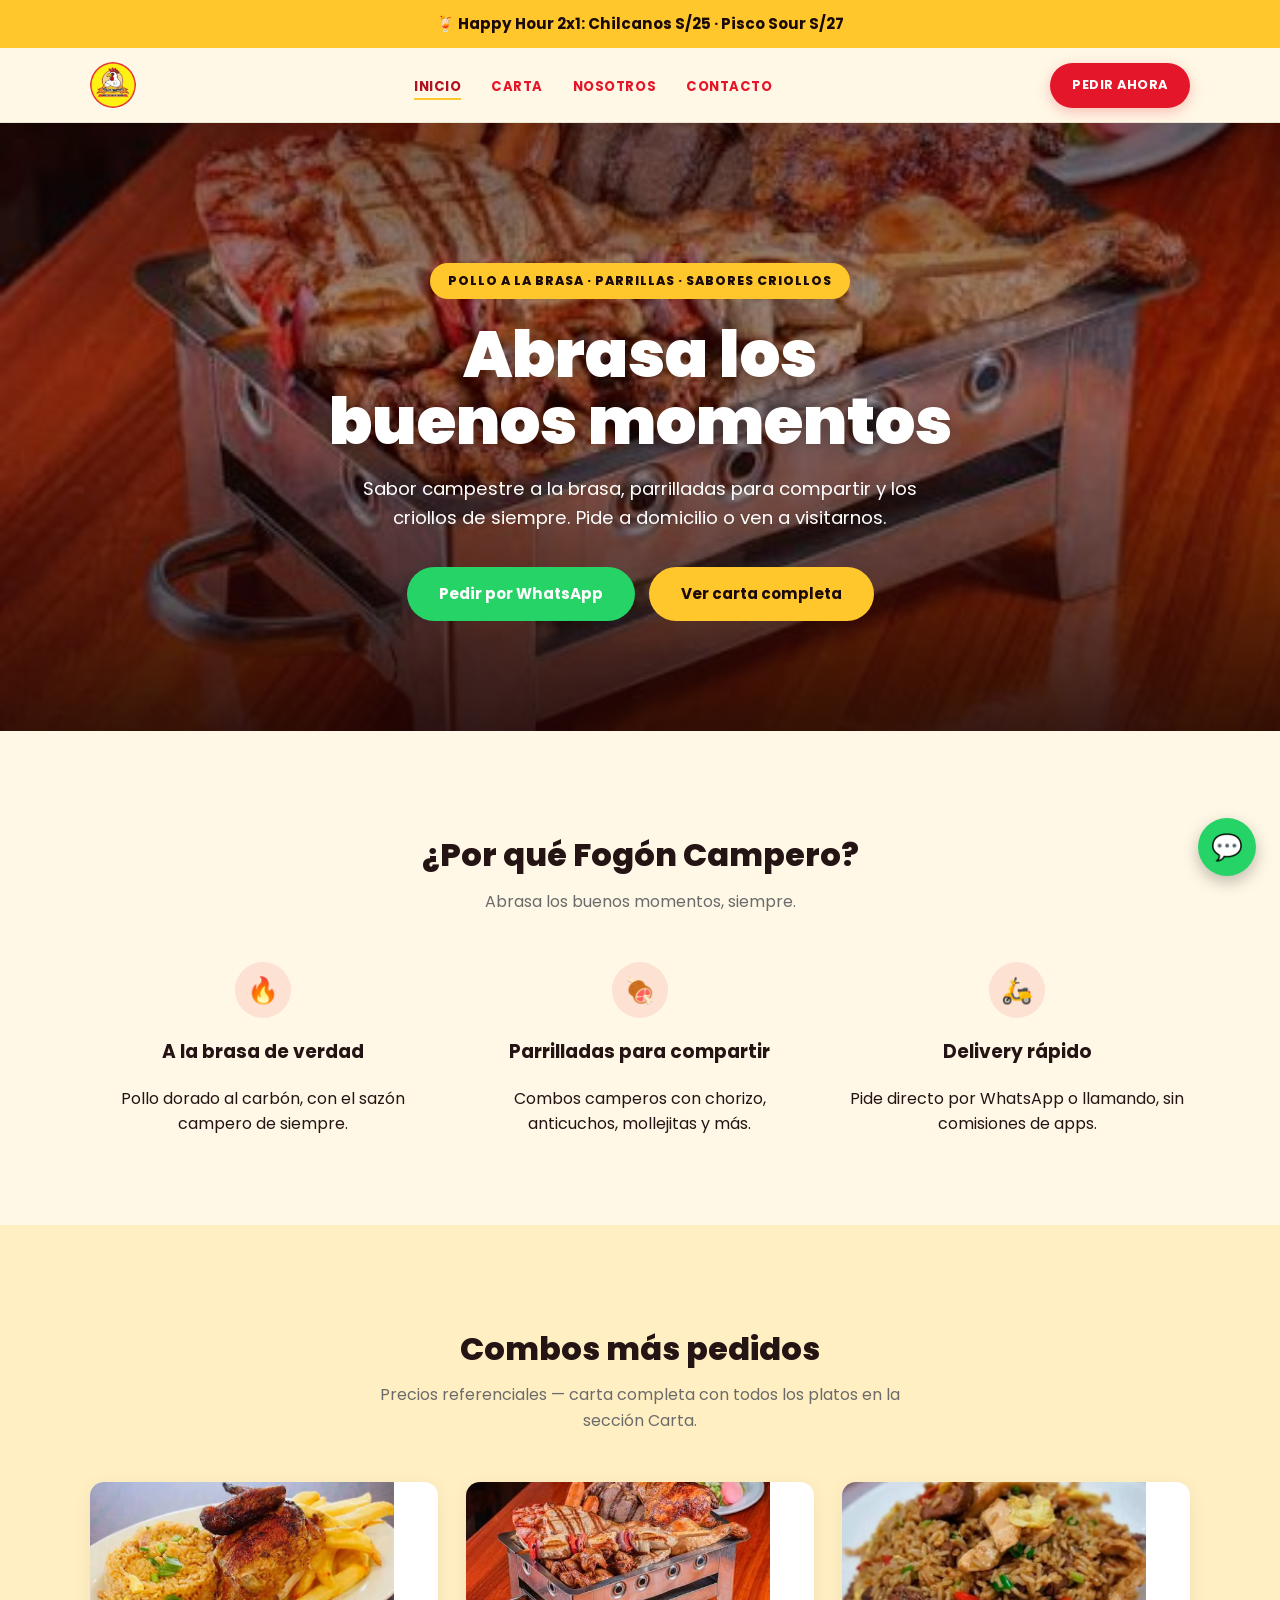
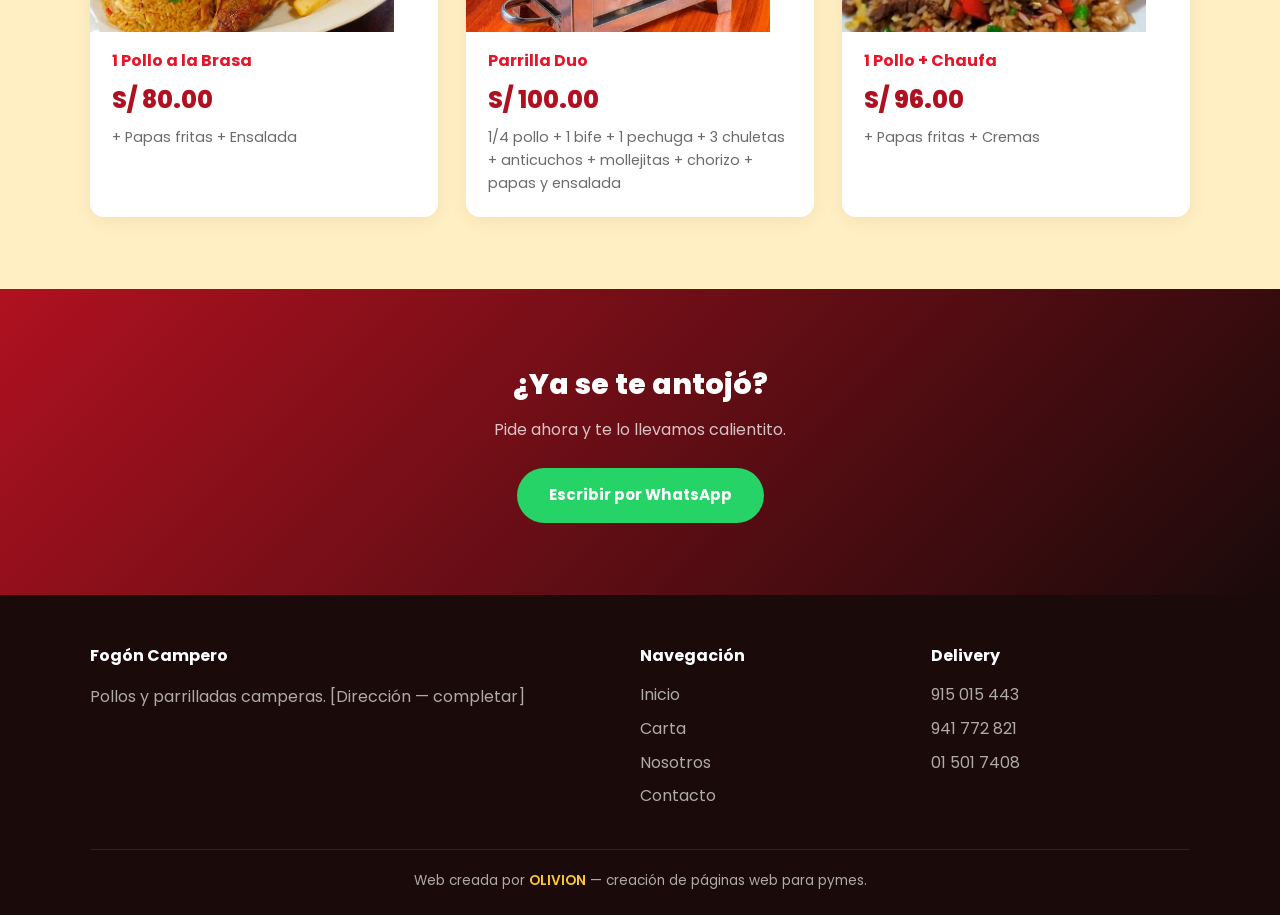
<file: index.html>
<!DOCTYPE html>
<html lang="es">
<head>
<meta charset="UTF-8">
<meta name="viewport" content="width=device-width, initial-scale=1.0">
<title>Fogón Campero | Pollos y Parrilladas</title>
<meta name="description" content="Fogón Campero: pollos a la brasa, parrillas camperas y sabores criollos. Pide por delivery o ven a compartir con la familia.">
<meta property="og:title" content="Fogón Campero | Pollos y Parrilladas">
<meta property="og:description" content="Pollos a la brasa y parrillas camperas. Pide ahora por WhatsApp.">
<meta property="og:type" content="website">
<link rel="icon" href="data:image/svg+xml,<svg xmlns=%22http://www.w3.org/2000/svg%22 viewBox=%220 0 100 100%22><text y=%22.9em%22 font-size=%2290%22>🍗</text></svg>">
<link rel="stylesheet" href="css/style.css">
</head>
<body>

<div class="promo-banner">🍹 Happy Hour 2x1: Chilcanos S/25 · Pisco Sour S/27</div>

<header class="site-header">
  <nav class="nav">
    <a href="index.html" class="logo"><img src="img/logo-fogon.webp" alt="Fogón Campero"></a>
    <ul class="nav-links">
      <li><a href="index.html" aria-current="page">Inicio</a></li>
      <li><a href="carta.html">Carta</a></li>
      <li><a href="nosotros.html">Nosotros</a></li>
      <li><a href="contacto.html">Contacto</a></li></ul>
    <a href="https://wa.me/51915015443" class="nav-cta" target="_blank" rel="noopener">Pedir Ahora</a>
    <button class="nav-toggle" aria-label="Abrir menú">☰</button>
  </nav>
</header>

<section class="hero">
  <div class="container">
    <span class="eyebrow">Pollo a la brasa · Parrillas · Sabores criollos</span>
    <h1>Abrasa los<br>buenos momentos</h1>
    <p>Sabor campestre a la brasa, parrilladas para compartir y los criollos de siempre. Pide a domicilio o ven a visitarnos.</p>
    <div class="hero-actions">
      <a href="https://wa.me/51915015443?text=Hola%2C%20quiero%20hacer%20un%20pedido" class="btn btn-whatsapp" target="_blank" rel="noopener">Pedir por WhatsApp</a>
      <a href="carta.html" class="btn btn-accent">Ver carta completa</a>
    </div>
  </div>
</section>

<section>
  <div class="container">
    <h2 class="section-title reveal">¿Por qué Fogón Campero?</h2>
    <p class="section-subtitle reveal">Abrasa los buenos momentos, siempre.</p>
    <div class="features">
      <div class="reveal">
        <div class="feature-icon">🔥</div>
        <h3>A la brasa de verdad</h3>
        <p>Pollo dorado al carbón, con el sazón campero de siempre.</p>
      </div>
      <div class="reveal">
        <div class="feature-icon">🍖</div>
        <h3>Parrilladas para compartir</h3>
        <p>Combos camperos con chorizo, anticuchos, mollejitas y más.</p>
      </div>
      <div class="reveal">
        <div class="feature-icon">🛵</div>
        <h3>Delivery rápido</h3>
        <p>Pide directo por WhatsApp o llamando, sin comisiones de apps.</p>
      </div>
    </div>
  </div>
</section>

<section class="alt-bg">
  <div class="container">
    <h2 class="section-title reveal">Combos más pedidos</h2>
    <p class="section-subtitle reveal">Precios referenciales — carta completa con todos los platos en la sección Carta.</p>
    <div class="grid-3">
      <div class="combo-card reveal">
        <img src="img/mostrito_brasa.jpg" alt="Pollo a la brasa con arroz chaufa y papas" loading="lazy">
        <h4>1 Pollo a la Brasa</h4>
        <div class="price">S/ 80.00</div>
        <p>+ Papas fritas + Ensalada</p>
      </div>
      <div class="combo-card reveal">
        <img src="img/parrilla.jpg" alt="Parrilla campera con pollo, carnes y anticuchos" loading="lazy">
        <h4>Parrilla Duo</h4>
        <div class="price">S/ 100.00</div>
        <p>1/4 pollo + 1 bife + 1 pechuga + 3 chuletas + anticuchos + mollejitas + chorizo + papas y ensalada</p>
      </div>
      <div class="combo-card reveal">
        <img src="img/chaufa.webp" alt="Chaufa con pollo a la brasa" loading="lazy">
        <h4>1 Pollo + Chaufa</h4>
        <div class="price">S/ 96.00</div>
        <p>+ Papas fritas + Cremas</p>
      </div>
    </div>
  </div>
</section>

<section class="cta-band">
  <div class="container reveal">
    <h2>¿Ya se te antojó?</h2>
    <p>Pide ahora y te lo llevamos calientito.</p>
    <a href="https://wa.me/51915015443" class="btn btn-whatsapp" target="_blank" rel="noopener">Escribir por WhatsApp</a>
  </div>
</section>

<footer class="site-footer">
  <div class="container">
    <div class="footer-grid">
      <div>
        <h4>Fogón Campero</h4>
        <p>Pollos y parrilladas camperas. [Dirección — completar]</p>
      </div>
      <div>
        <h4>Navegación</h4>
        <ul>
          <li><a href="index.html">Inicio</a></li>
          <li><a href="carta.html">Carta</a></li>
          <li><a href="nosotros.html">Nosotros</a></li>
          <li><a href="contacto.html">Contacto</a></li>
        </ul>
      </div>
      <div>
        <h4>Delivery</h4>
        <ul>
          <li><a href="https://wa.me/51915015443" target="_blank" rel="noopener">915 015 443</a></li>
          <li><a href="tel:+51915015443">941 772 821</a></li>
          <li><a href="tel:015017408">01 501 7408</a></li>
        </ul>
      </div>
    </div>
    <div class="footer-bottom">
      Web creada por <a href="https://wa.me/51999999999" target="_blank" rel="noopener">OLIVION</a> — creación de páginas web para pymes.
    </div>
  </div>
</footer>

<a href="https://wa.me/51915015443" class="wa-float" target="_blank" rel="noopener" aria-label="Escribir por WhatsApp">💬</a>

<script src="js/script.js"></script>
</body>
</html>
</file>
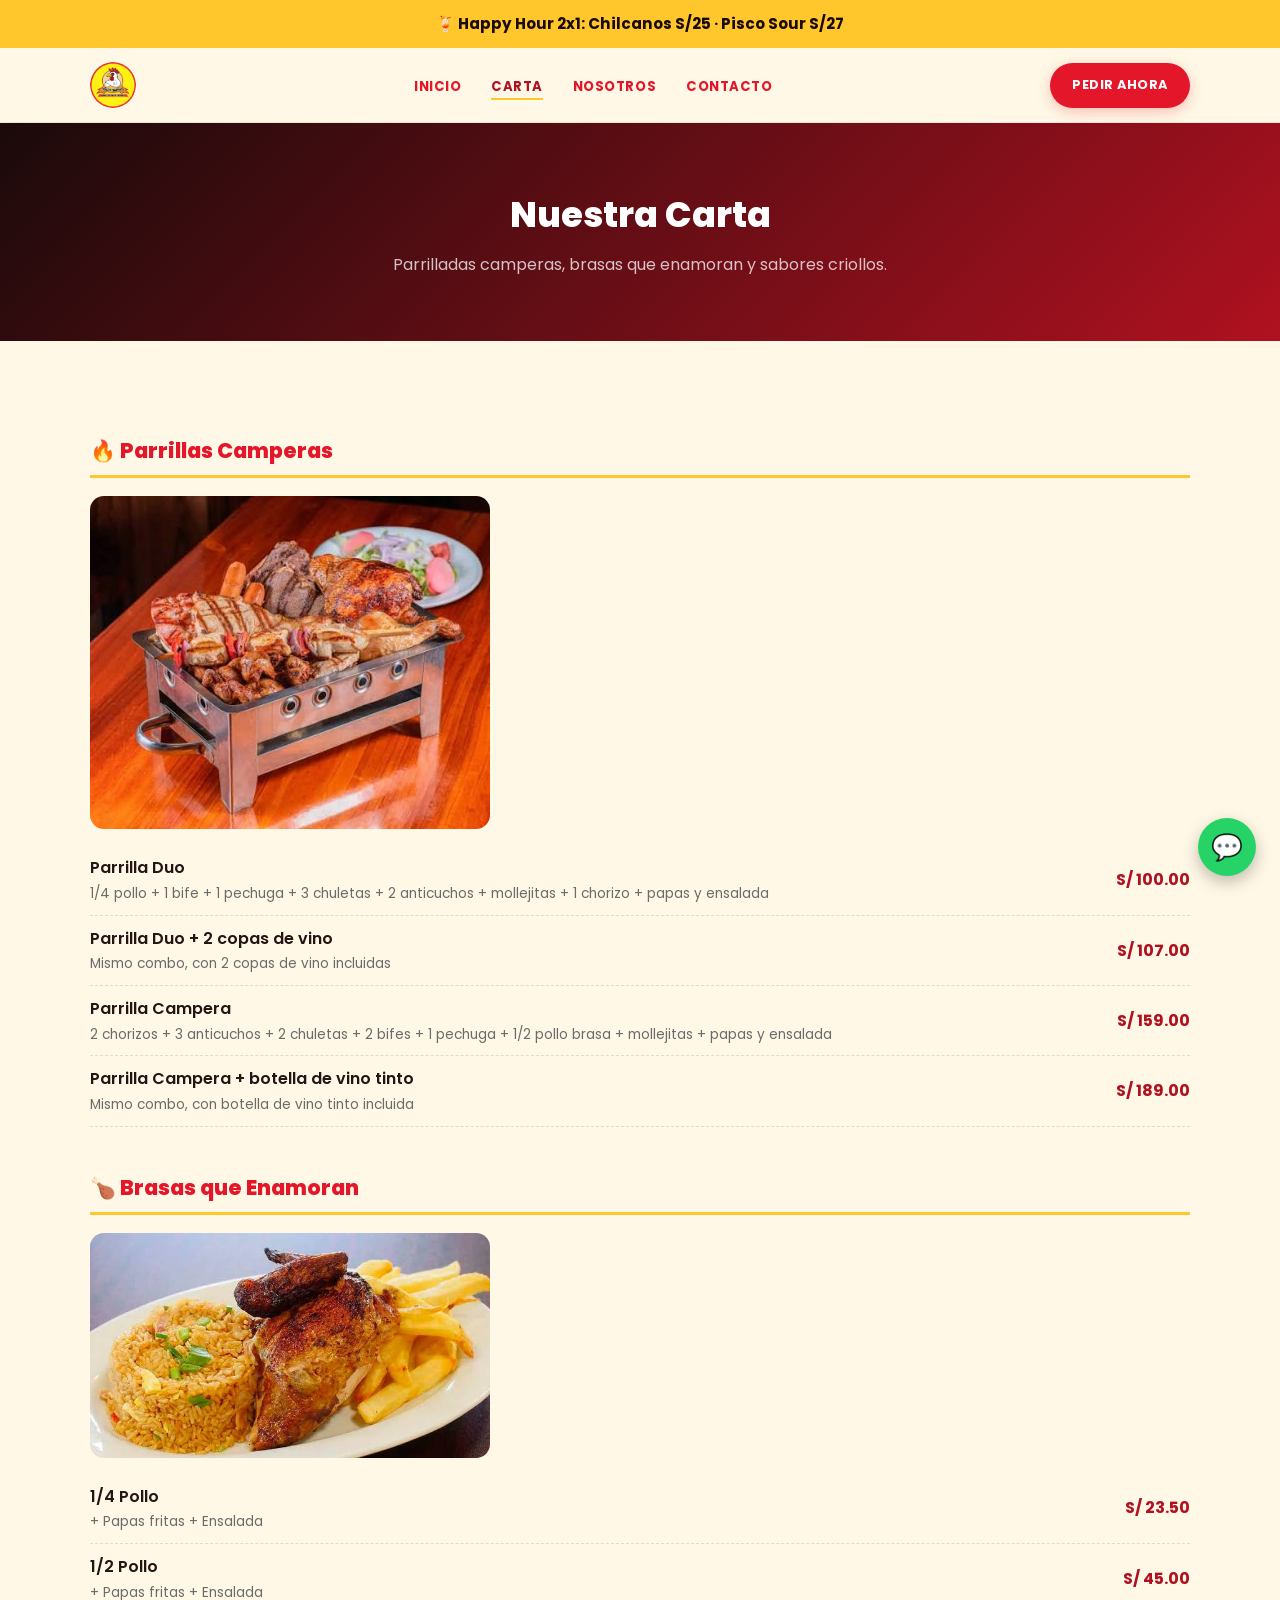
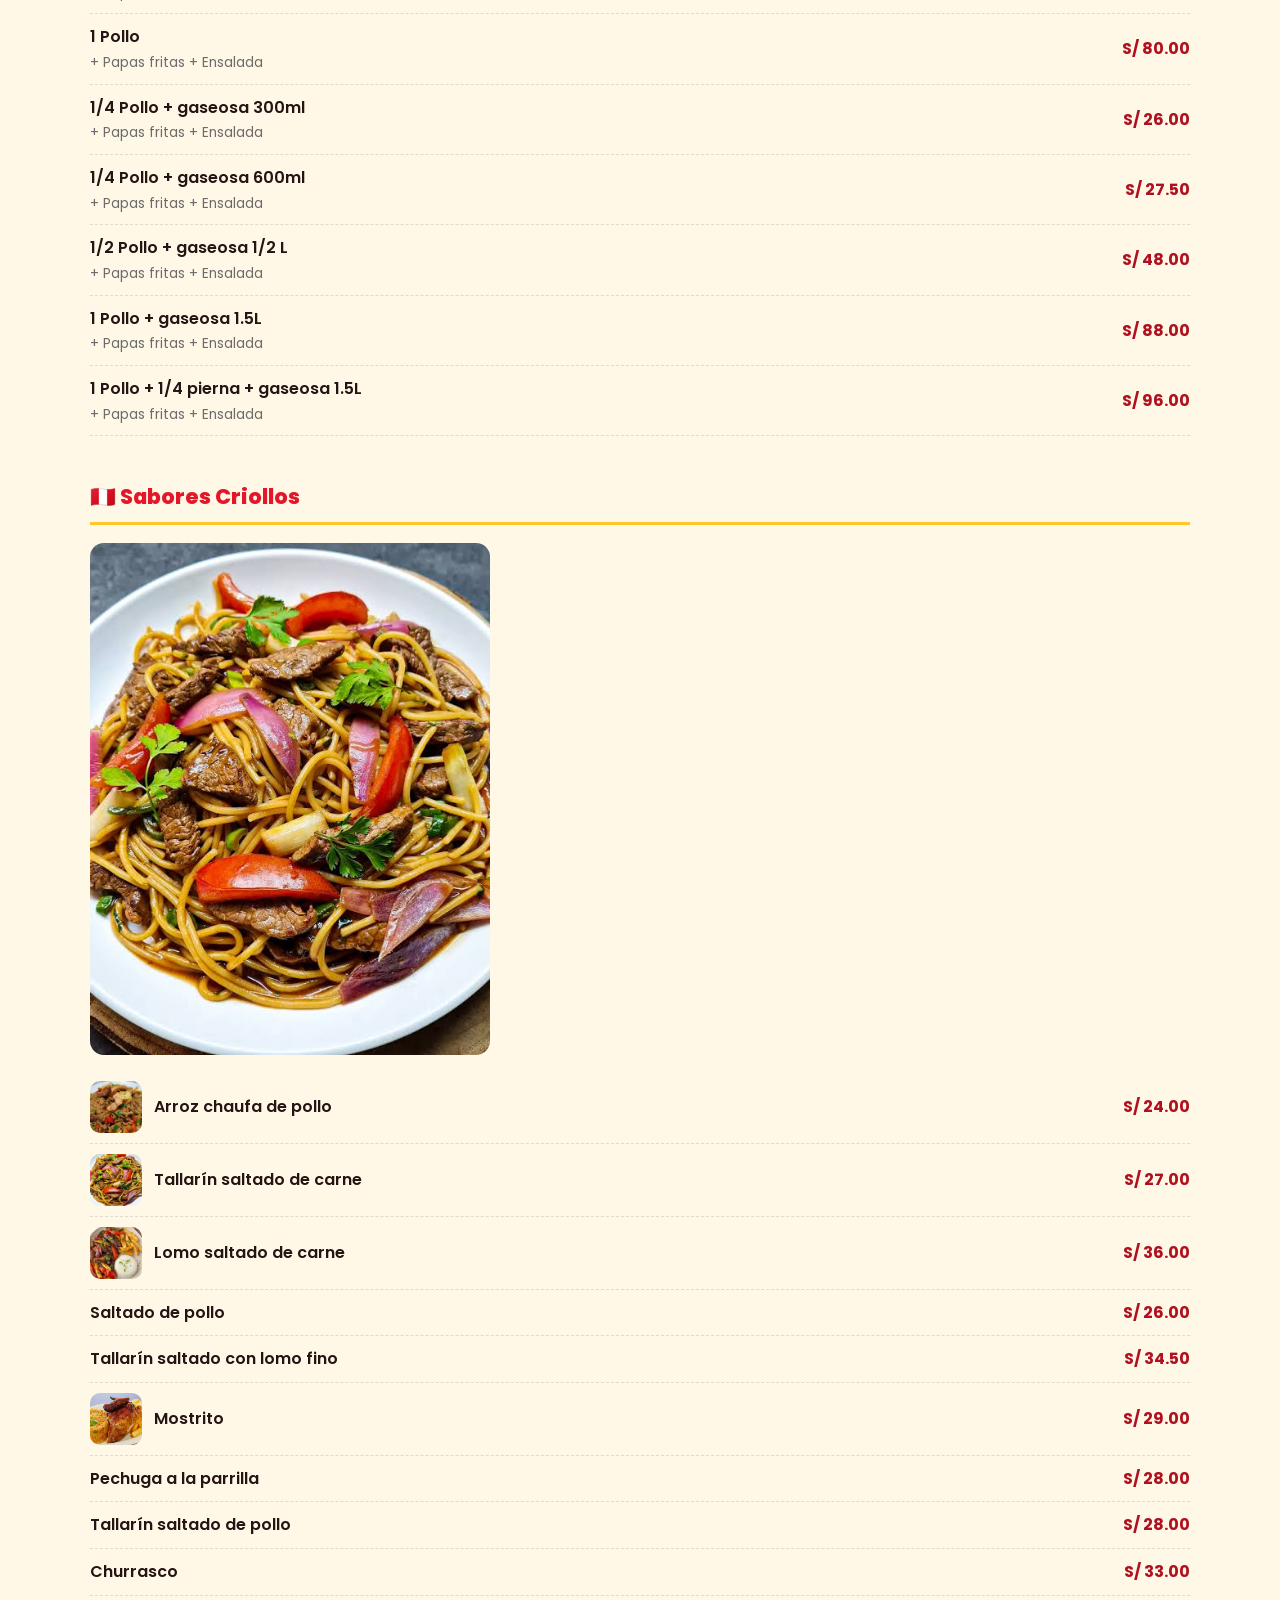
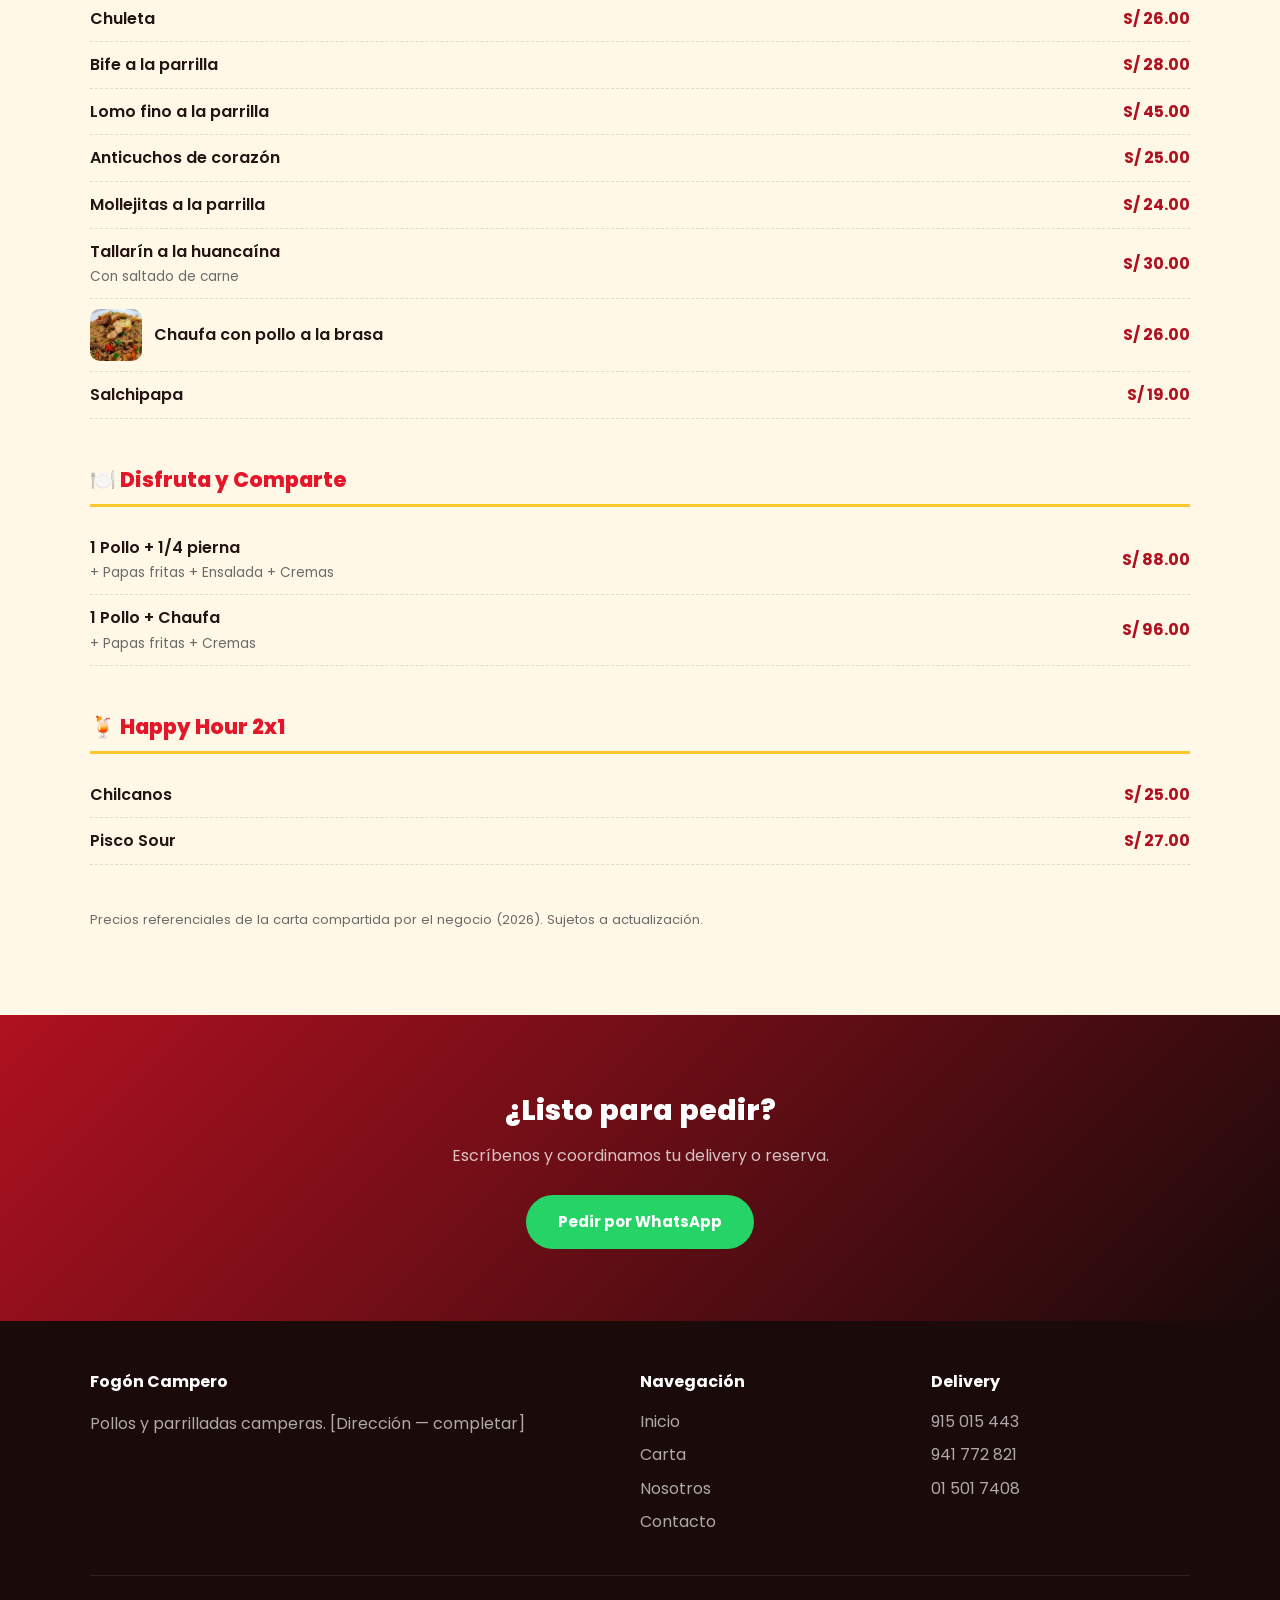
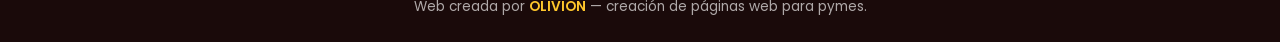
<file: carta.html>
<!DOCTYPE html>
<html lang="es">
<head>
<meta charset="UTF-8">
<meta name="viewport" content="width=device-width, initial-scale=1.0">
<title>Carta | Fogón Campero</title>
<meta name="description" content="Carta completa de Fogón Campero: parrilladas camperas, pollos a la brasa, sabores criollos y combos para compartir.">
<link rel="icon" href="data:image/svg+xml,<svg xmlns=%22http://www.w3.org/2000/svg%22 viewBox=%220 0 100 100%22><text y=%22.9em%22 font-size=%2290%22>🍗</text></svg>">
<link rel="stylesheet" href="css/style.css">
</head>
<body>

<div class="promo-banner">🍹 Happy Hour 2x1: Chilcanos S/25 · Pisco Sour S/27</div>

<header class="site-header">
  <nav class="nav">
    <a href="index.html" class="logo"><img src="img/logo-fogon.webp" alt="Fogón Campero"></a>
    <ul class="nav-links">
      <li><a href="index.html">Inicio</a></li>
      <li><a href="carta.html" aria-current="page">Carta</a></li>
      <li><a href="nosotros.html">Nosotros</a></li>
      <li><a href="contacto.html">Contacto</a></li></ul>
    <a href="https://wa.me/51915015443" class="nav-cta" target="_blank" rel="noopener">Pedir Ahora</a>
    <button class="nav-toggle" aria-label="Abrir menú">☰</button>
  </nav>
</header>

<section class="page-hero">
  <div class="container">
    <h1>Nuestra Carta</h1>
    <p>Parrilladas camperas, brasas que enamoran y sabores criollos.</p>
  </div>
</section>

<section>
  <div class="container">

    <div class="menu-category reveal">
      <h3>🔥 Parrillas Camperas</h3>
      <img src="img/parrilla.jpg" alt="Parrilla campera con pollo, carnes y anticuchos" loading="lazy" style="width:100%;max-width:400px;border-radius:var(--radius);margin-bottom:16px;">
      <div class="menu-item">
        <div><span class="name">Parrilla Duo</span><span class="desc">1/4 pollo + 1 bife + 1 pechuga + 3 chuletas + 2 anticuchos + mollejitas + 1 chorizo + papas y ensalada</span></div>
        <div class="price">S/ 100.00</div>
      </div>
      <div class="menu-item">
        <div><span class="name">Parrilla Duo + 2 copas de vino</span><span class="desc">Mismo combo, con 2 copas de vino incluidas</span></div>
        <div class="price">S/ 107.00</div>
      </div>
      <div class="menu-item">
        <div><span class="name">Parrilla Campera</span><span class="desc">2 chorizos + 3 anticuchos + 2 chuletas + 2 bifes + 1 pechuga + 1/2 pollo brasa + mollejitas + papas y ensalada</span></div>
        <div class="price">S/ 159.00</div>
      </div>
      <div class="menu-item">
        <div><span class="name">Parrilla Campera + botella de vino tinto</span><span class="desc">Mismo combo, con botella de vino tinto incluida</span></div>
        <div class="price">S/ 189.00</div>
      </div>
    </div>

    <div class="menu-category reveal">
      <h3>🍗 Brasas que Enamoran</h3>
      <img src="img/mostrito_brasa.jpg" alt="Pollo a la brasa con arroz chaufa y papas" loading="lazy" style="width:100%;max-width:400px;border-radius:var(--radius);margin-bottom:16px;">
      <div class="menu-item"><div><span class="name">1/4 Pollo</span><span class="desc">+ Papas fritas + Ensalada</span></div><div class="price">S/ 23.50</div></div>
      <div class="menu-item"><div><span class="name">1/2 Pollo</span><span class="desc">+ Papas fritas + Ensalada</span></div><div class="price">S/ 45.00</div></div>
      <div class="menu-item"><div><span class="name">1 Pollo</span><span class="desc">+ Papas fritas + Ensalada</span></div><div class="price">S/ 80.00</div></div>
      <div class="menu-item"><div><span class="name">1/4 Pollo + gaseosa 300ml</span><span class="desc">+ Papas fritas + Ensalada</span></div><div class="price">S/ 26.00</div></div>
      <div class="menu-item"><div><span class="name">1/4 Pollo + gaseosa 600ml</span><span class="desc">+ Papas fritas + Ensalada</span></div><div class="price">S/ 27.50</div></div>
      <div class="menu-item"><div><span class="name">1/2 Pollo + gaseosa 1/2 L</span><span class="desc">+ Papas fritas + Ensalada</span></div><div class="price">S/ 48.00</div></div>
      <div class="menu-item"><div><span class="name">1 Pollo + gaseosa 1.5L</span><span class="desc">+ Papas fritas + Ensalada</span></div><div class="price">S/ 88.00</div></div>
      <div class="menu-item"><div><span class="name">1 Pollo + 1/4 pierna + gaseosa 1.5L</span><span class="desc">+ Papas fritas + Ensalada</span></div><div class="price">S/ 96.00</div></div>
    </div>

    <div class="menu-category reveal">
      <h3>🇵🇪 Sabores Criollos</h3>
      <img src="img/tallarinsaltado.jpg" alt="Tallarín saltado de carne" loading="lazy" style="width:100%;max-width:400px;border-radius:var(--radius);margin-bottom:16px;">
      <div class="menu-item"><div class="row"><img class="thumb" src="img/chaufa.webp" alt="Arroz chaufa de pollo"><span class="name">Arroz chaufa de pollo</span></div><div class="price">S/ 24.00</div></div>
      <div class="menu-item"><div class="row"><img class="thumb" src="img/tallarinsaltado.jpg" alt="Tallarín saltado de carne"><span class="name">Tallarín saltado de carne</span></div><div class="price">S/ 27.00</div></div>
      <div class="menu-item"><div class="row"><img class="thumb" src="img/lomosaltado.jpg" alt="Lomo saltado de carne"><span class="name">Lomo saltado de carne</span></div><div class="price">S/ 36.00</div></div>
      <div class="menu-item"><div><span class="name">Saltado de pollo</span></div><div class="price">S/ 26.00</div></div>
      <div class="menu-item"><div><span class="name">Tallarín saltado con lomo fino</span></div><div class="price">S/ 34.50</div></div>
      <div class="menu-item"><div class="row"><img class="thumb" src="img/mostrito_brasa.jpg" alt="Mostrito"><span class="name">Mostrito</span></div><div class="price">S/ 29.00</div></div>
      <div class="menu-item"><div><span class="name">Pechuga a la parrilla</span></div><div class="price">S/ 28.00</div></div>
      <div class="menu-item"><div><span class="name">Tallarín saltado de pollo</span></div><div class="price">S/ 28.00</div></div>
      <div class="menu-item"><div><span class="name">Churrasco</span></div><div class="price">S/ 33.00</div></div>
      <div class="menu-item"><div><span class="name">Chuleta</span></div><div class="price">S/ 26.00</div></div>
      <div class="menu-item"><div><span class="name">Bife a la parrilla</span></div><div class="price">S/ 28.00</div></div>
      <div class="menu-item"><div><span class="name">Lomo fino a la parrilla</span></div><div class="price">S/ 45.00</div></div>
      <div class="menu-item"><div><span class="name">Anticuchos de corazón</span></div><div class="price">S/ 25.00</div></div>
      <div class="menu-item"><div><span class="name">Mollejitas a la parrilla</span></div><div class="price">S/ 24.00</div></div>
      <div class="menu-item"><div><span class="name">Tallarín a la huancaína</span><span class="desc">Con saltado de carne</span></div><div class="price">S/ 30.00</div></div>
      <div class="menu-item"><div class="row"><img class="thumb" src="img/chaufa.webp" alt="Chaufa con pollo a la brasa"><span class="name">Chaufa con pollo a la brasa</span></div><div class="price">S/ 26.00</div></div>
      <div class="menu-item"><div><span class="name">Salchipapa</span></div><div class="price">S/ 19.00</div></div>
    </div>

    <div class="menu-category reveal">
      <h3>🍽️ Disfruta y Comparte</h3>
      <div class="menu-item"><div><span class="name">1 Pollo + 1/4 pierna</span><span class="desc">+ Papas fritas + Ensalada + Cremas</span></div><div class="price">S/ 88.00</div></div>
      <div class="menu-item"><div><span class="name">1 Pollo + Chaufa</span><span class="desc">+ Papas fritas + Cremas</span></div><div class="price">S/ 96.00</div></div>
    </div>

    <div class="menu-category">
      <h3>🍹 Happy Hour 2x1</h3>
      <div class="menu-item"><div><span class="name">Chilcanos</span></div><div class="price">S/ 25.00</div></div>
      <div class="menu-item"><div><span class="name">Pisco Sour</span></div><div class="price">S/ 27.00</div></div>
    </div>

    <p class="form-note">Precios referenciales de la carta compartida por el negocio (2026). Sujetos a actualización.</p>
  </div>
</section>

<section class="cta-band">
  <div class="container">
    <h2>¿Listo para pedir?</h2>
    <p>Escríbenos y coordinamos tu delivery o reserva.</p>
    <a href="https://wa.me/51915015443" class="btn btn-whatsapp" target="_blank" rel="noopener">Pedir por WhatsApp</a>
  </div>
</section>

<footer class="site-footer">
  <div class="container">
    <div class="footer-grid">
      <div>
        <h4>Fogón Campero</h4>
        <p>Pollos y parrilladas camperas. [Dirección — completar]</p>
      </div>
      <div>
        <h4>Navegación</h4>
        <ul>
          <li><a href="index.html">Inicio</a></li>
          <li><a href="carta.html">Carta</a></li>
          <li><a href="nosotros.html">Nosotros</a></li>
          <li><a href="contacto.html">Contacto</a></li>
        </ul>
      </div>
      <div>
        <h4>Delivery</h4>
        <ul>
          <li><a href="https://wa.me/51915015443" target="_blank" rel="noopener">915 015 443</a></li>
          <li><a href="tel:+51915015443">941 772 821</a></li>
          <li><a href="tel:015017408">01 501 7408</a></li>
        </ul>
      </div>
    </div>
    <div class="footer-bottom">
      Web creada por <a href="https://wa.me/51999999999" target="_blank" rel="noopener">OLIVION</a> — creación de páginas web para pymes.
    </div>
  </div>
</footer>

<a href="https://wa.me/51915015443" class="wa-float" target="_blank" rel="noopener" aria-label="Escribir por WhatsApp">💬</a>

<script src="js/script.js"></script>
</body>
</html>
</file>
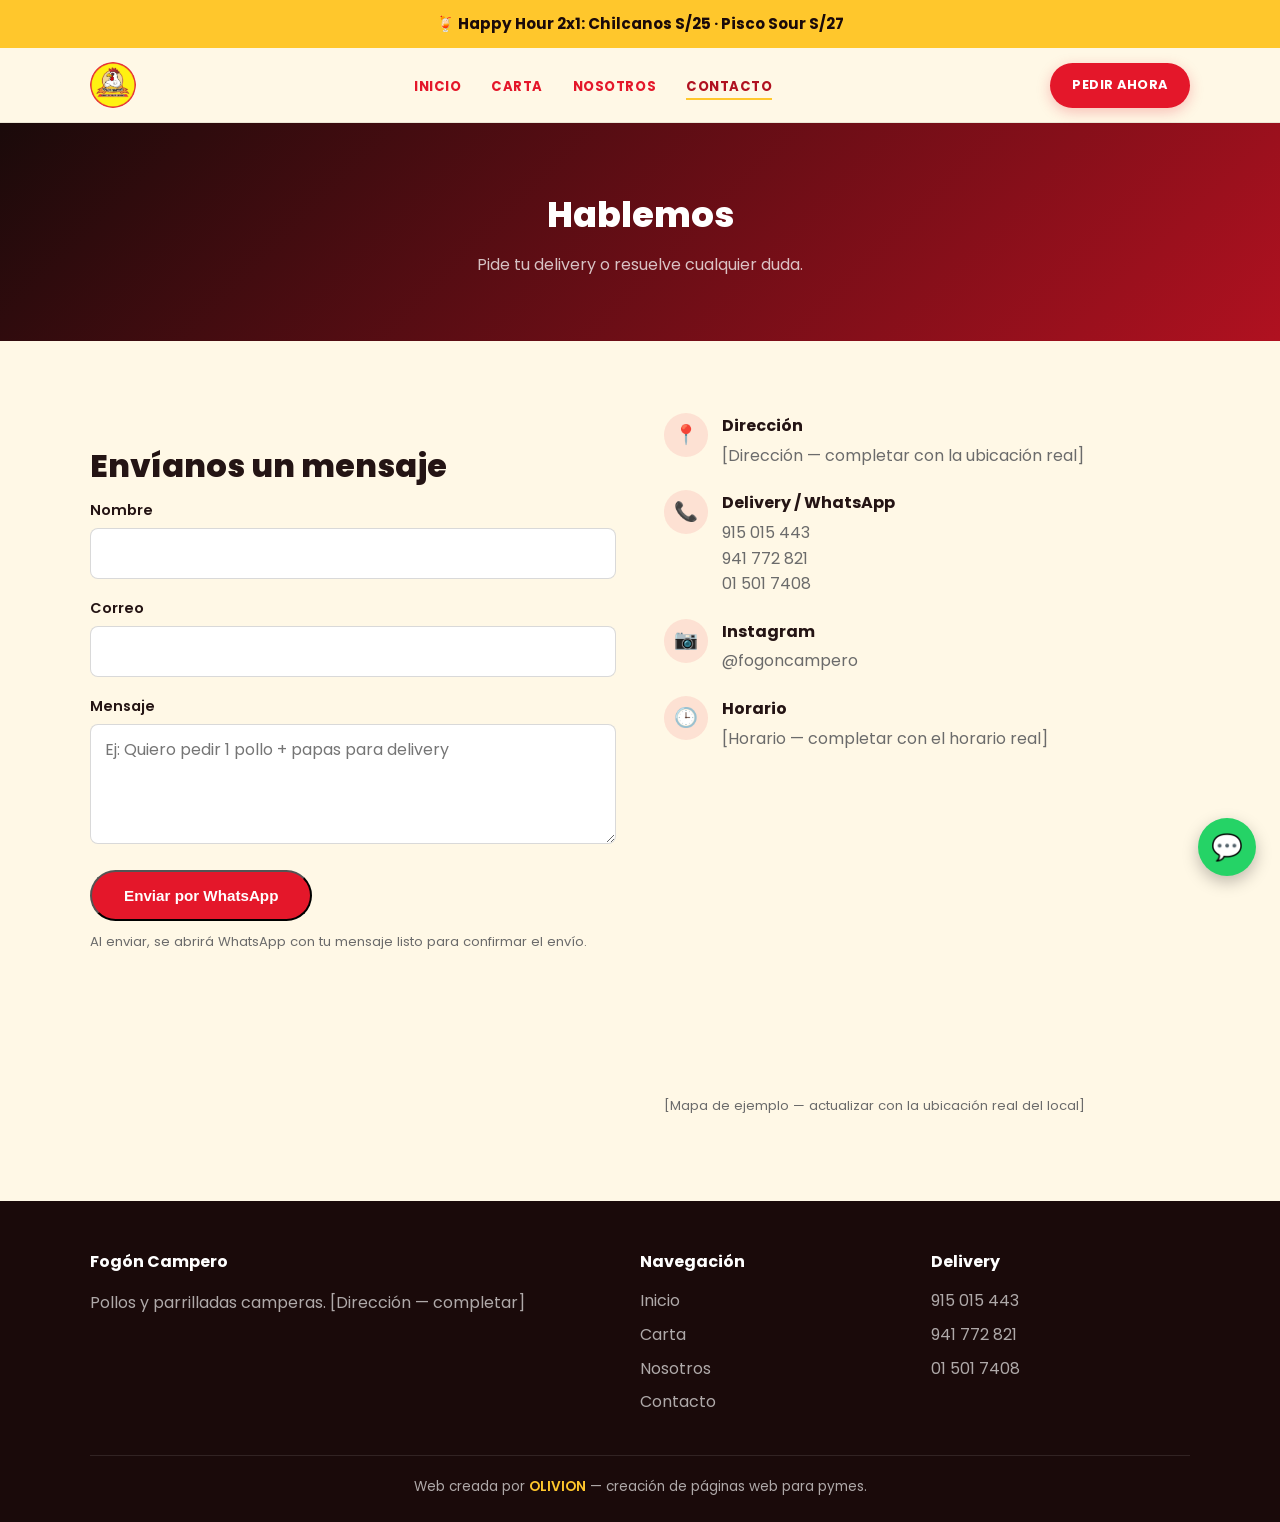
<file: contacto.html>
<!DOCTYPE html>
<html lang="es">
<head>
<meta charset="UTF-8">
<meta name="viewport" content="width=device-width, initial-scale=1.0">
<title>Contacto | Fogón Campero</title>
<meta name="description" content="Escríbenos, llámanos o pide tu delivery en Fogón Campero.">
<link rel="icon" href="data:image/svg+xml,<svg xmlns=%22http://www.w3.org/2000/svg%22 viewBox=%220 0 100 100%22><text y=%22.9em%22 font-size=%2290%22>🍗</text></svg>">
<link rel="stylesheet" href="css/style.css">
</head>
<body>

<div class="promo-banner">🍹 Happy Hour 2x1: Chilcanos S/25 · Pisco Sour S/27</div>

<header class="site-header">
  <nav class="nav">
    <a href="index.html" class="logo"><img src="img/logo-fogon.webp" alt="Fogón Campero"></a>
    <ul class="nav-links">
      <li><a href="index.html">Inicio</a></li>
      <li><a href="carta.html">Carta</a></li>
      <li><a href="nosotros.html">Nosotros</a></li>
      <li><a href="contacto.html" aria-current="page">Contacto</a></li></ul>
    <a href="https://wa.me/51915015443" class="nav-cta" target="_blank" rel="noopener">Pedir Ahora</a>
    <button class="nav-toggle" aria-label="Abrir menú">☰</button>
  </nav>
</header>

<section class="page-hero">
  <div class="container">
    <h1>Hablemos</h1>
    <p>Pide tu delivery o resuelve cualquier duda.</p>
  </div>
</section>

<section>
  <div class="container contact-grid">
    <div>
      <h2 class="section-title" style="text-align:left">Envíanos un mensaje</h2>
      <form id="contact-form">
        <div class="form-group">
          <label for="name">Nombre</label>
          <input type="text" id="name" name="name" required>
        </div>
        <div class="form-group">
          <label for="email">Correo</label>
          <input type="email" id="email" name="email" required>
        </div>
        <div class="form-group">
          <label for="message">Mensaje</label>
          <textarea id="message" name="message" required placeholder="Ej: Quiero pedir 1 pollo + papas para delivery"></textarea>
        </div>
        <button type="submit" class="btn btn-primary">Enviar por WhatsApp</button>
        <p class="form-note">Al enviar, se abrirá WhatsApp con tu mensaje listo para confirmar el envío.</p>
      </form>
    </div>
    <div>
      <div class="contact-info-item">
        <div class="icon">📍</div>
        <div>
          <h4>Dirección</h4>
          <p>[Dirección — completar con la ubicación real]</p>
        </div>
      </div>
      <div class="contact-info-item">
        <div class="icon">📞</div>
        <div>
          <h4>Delivery / WhatsApp</h4>
          <a href="https://wa.me/51915015443" target="_blank" rel="noopener">915 015 443</a><br>
          <a href="tel:+51941772821">941 772 821</a><br>
          <a href="tel:015017408">01 501 7408</a>
        </div>
      </div>
      <div class="contact-info-item">
        <div class="icon">📷</div>
        <div>
          <h4>Instagram</h4>
          <a href="https://www.instagram.com/fogoncampero/" target="_blank" rel="noopener">@fogoncampero</a>
        </div>
      </div>
      <div class="contact-info-item">
        <div class="icon">🕒</div>
        <div>
          <h4>Horario</h4>
          <p>[Horario — completar con el horario real]</p>
        </div>
      </div>
      <iframe class="map-embed" loading="lazy" referrerpolicy="no-referrer-when-downgrade"
        src="https://www.google.com/maps?q=Lima,Peru&output=embed" title="Ubicación de Fogón Campero"></iframe>
      <p class="form-note">[Mapa de ejemplo — actualizar con la ubicación real del local]</p>
    </div>
  </div>
</section>

<footer class="site-footer">
  <div class="container">
    <div class="footer-grid">
      <div>
        <h4>Fogón Campero</h4>
        <p>Pollos y parrilladas camperas. [Dirección — completar]</p>
      </div>
      <div>
        <h4>Navegación</h4>
        <ul>
          <li><a href="index.html">Inicio</a></li>
          <li><a href="carta.html">Carta</a></li>
          <li><a href="nosotros.html">Nosotros</a></li>
          <li><a href="contacto.html">Contacto</a></li>
        </ul>
      </div>
      <div>
        <h4>Delivery</h4>
        <ul>
          <li><a href="https://wa.me/51915015443" target="_blank" rel="noopener">915 015 443</a></li>
          <li><a href="tel:+51941772821">941 772 821</a></li>
          <li><a href="tel:015017408">01 501 7408</a></li>
        </ul>
      </div>
    </div>
    <div class="footer-bottom">
      Web creada por <a href="https://wa.me/51999999999" target="_blank" rel="noopener">OLIVION</a> — creación de páginas web para pymes.
    </div>
  </div>
</footer>

<a href="https://wa.me/51915015443" class="wa-float" target="_blank" rel="noopener" aria-label="Escribir por WhatsApp">💬</a>

<script src="js/script.js"></script>
</body>
</html>
</file>
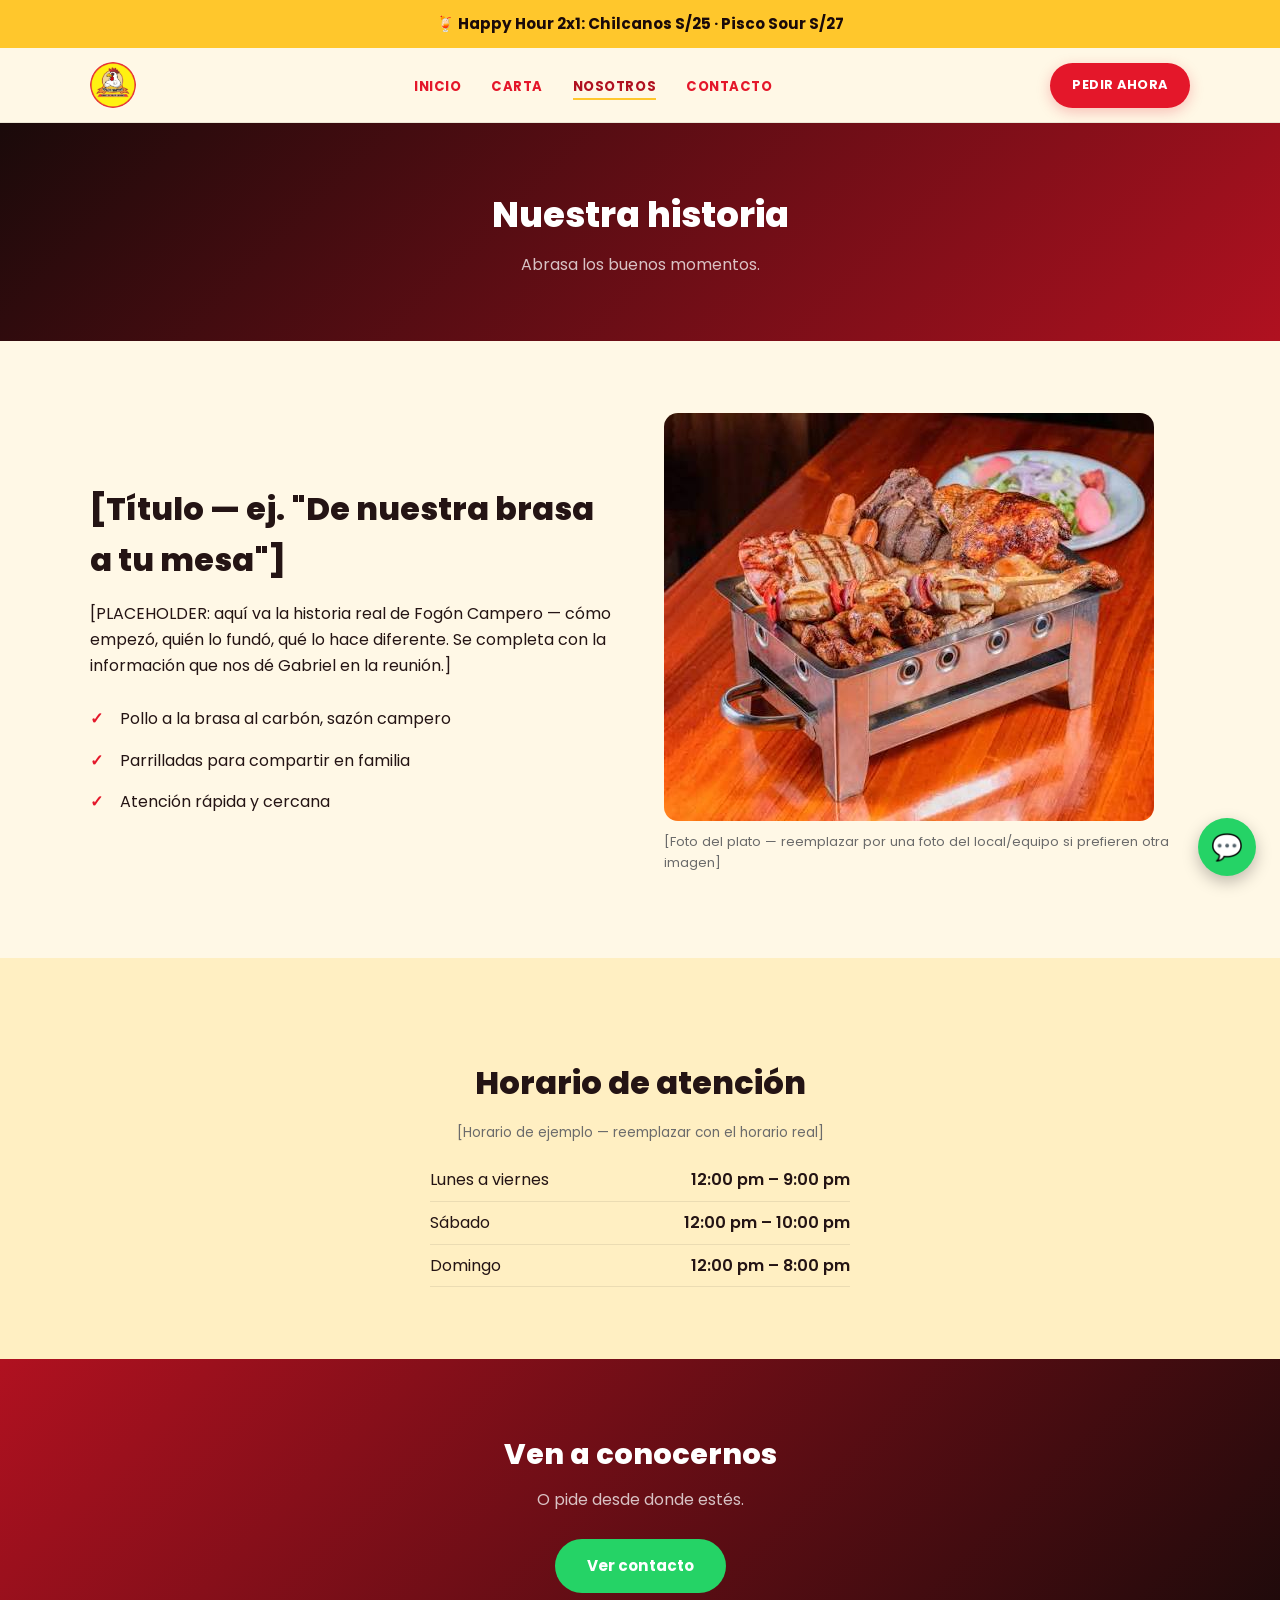
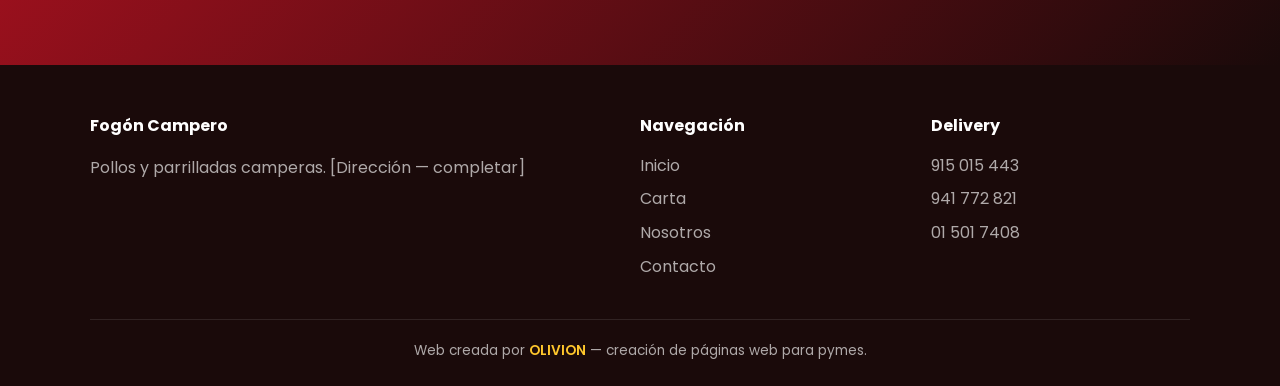
<file: nosotros.html>
<!DOCTYPE html>
<html lang="es">
<head>
<meta charset="UTF-8">
<meta name="viewport" content="width=device-width, initial-scale=1.0">
<title>Nosotros | Fogón Campero</title>
<meta name="description" content="Conoce Fogón Campero: pollos y parrilladas camperas hechas con sazón de siempre.">
<link rel="icon" href="data:image/svg+xml,<svg xmlns=%22http://www.w3.org/2000/svg%22 viewBox=%220 0 100 100%22><text y=%22.9em%22 font-size=%2290%22>🍗</text></svg>">
<link rel="stylesheet" href="css/style.css">
</head>
<body>

<div class="promo-banner">🍹 Happy Hour 2x1: Chilcanos S/25 · Pisco Sour S/27</div>

<header class="site-header">
  <nav class="nav">
    <a href="index.html" class="logo"><img src="img/logo-fogon.webp" alt="Fogón Campero"></a>
    <ul class="nav-links">
      <li><a href="index.html">Inicio</a></li>
      <li><a href="carta.html">Carta</a></li>
      <li><a href="nosotros.html" aria-current="page">Nosotros</a></li>
      <li><a href="contacto.html">Contacto</a></li></ul>
    <a href="https://wa.me/51915015443" class="nav-cta" target="_blank" rel="noopener">Pedir Ahora</a>
    <button class="nav-toggle" aria-label="Abrir menú">☰</button>
  </nav>
</header>

<section class="page-hero">
  <div class="container">
    <h1>Nuestra historia</h1>
    <p>Abrasa los buenos momentos.</p>
  </div>
</section>

<section>
  <div class="container two-col">
    <div>
      <h2 class="section-title" style="text-align:left">[Título — ej. "De nuestra brasa a tu mesa"]</h2>
      <p>[PLACEHOLDER: aquí va la historia real de Fogón Campero — cómo empezó, quién lo fundó, qué lo hace diferente. Se completa con la información que nos dé Gabriel en la reunión.]</p>
      <ul class="value-list">
        <li>Pollo a la brasa al carbón, sazón campero</li>
        <li>Parrilladas para compartir en familia</li>
        <li>Atención rápida y cercana</li>
      </ul>
    </div>
    <div>
      <img src="img/parrilla.jpg" alt="Parrilla campera de Fogón Campero" loading="lazy">
      <p class="form-note">[Foto del plato — reemplazar por una foto del local/equipo si prefieren otra imagen]</p>
    </div>
  </div>
</section>

<section class="alt-bg">
  <div class="container">
    <h2 class="section-title">Horario de atención</h2>
    <div style="max-width:420px;margin:0 auto;">
      <p style="text-align:center;color:var(--color-muted);font-size:.85rem;margin-bottom:10px;">[Horario de ejemplo — reemplazar con el horario real]</p>
      <table class="hours-table">
        <tr><td>Lunes a viernes</td><td>12:00 pm – 9:00 pm</td></tr>
        <tr><td>Sábado</td><td>12:00 pm – 10:00 pm</td></tr>
        <tr><td>Domingo</td><td>12:00 pm – 8:00 pm</td></tr>
      </table>
    </div>
  </div>
</section>

<section class="cta-band">
  <div class="container">
    <h2>Ven a conocernos</h2>
    <p>O pide desde donde estés.</p>
    <a href="contacto.html" class="btn btn-whatsapp">Ver contacto</a>
  </div>
</section>

<footer class="site-footer">
  <div class="container">
    <div class="footer-grid">
      <div>
        <h4>Fogón Campero</h4>
        <p>Pollos y parrilladas camperas. [Dirección — completar]</p>
      </div>
      <div>
        <h4>Navegación</h4>
        <ul>
          <li><a href="index.html">Inicio</a></li>
          <li><a href="carta.html">Carta</a></li>
          <li><a href="nosotros.html">Nosotros</a></li>
          <li><a href="contacto.html">Contacto</a></li>
        </ul>
      </div>
      <div>
        <h4>Delivery</h4>
        <ul>
          <li><a href="https://wa.me/51915015443" target="_blank" rel="noopener">915 015 443</a></li>
          <li><a href="tel:+51915015443">941 772 821</a></li>
          <li><a href="tel:015017408">01 501 7408</a></li>
        </ul>
      </div>
    </div>
    <div class="footer-bottom">
      Web creada por <a href="https://wa.me/51999999999" target="_blank" rel="noopener">OLIVION</a> — creación de páginas web para pymes.
    </div>
  </div>
</footer>

<a href="https://wa.me/51915015443" class="wa-float" target="_blank" rel="noopener" aria-label="Escribir por WhatsApp">💬</a>

<script src="js/script.js"></script>
</body>
</html>
</file>
<file: css/style.css>
@import url('https://fonts.googleapis.com/css2?family=Poppins:wght@400;500;600;700;800;900&display=swap');

:root {
  --color-primary: #E4172A;
  --color-primary-dark: #B01120;
  --color-accent: #FFC72C;
  --color-accent-dark: #E8AC00;
  --color-dark: #1A0A0A;
  --color-cream: #FFF8E6;
  --color-text: #241414;
  --color-muted: #6b6b6b;
  --radius: 14px;
  --max-width: 1140px;
  --font-heading: 'Poppins', sans-serif;
  --font-body: 'Poppins', sans-serif;
  --ease: cubic-bezier(.4,0,.2,1);
}

* { box-sizing: border-box; }

html { scroll-behavior: smooth; }

body {
  margin: 0;
  font-family: var(--font-body);
  font-weight: 400;
  color: var(--color-text);
  background: var(--color-cream);
  line-height: 1.6;
}

img { max-width: 100%; display: block; }

a { color: inherit; }

.container {
  max-width: var(--max-width);
  margin: 0 auto;
  padding: 0 20px;
}

/* Scroll reveal */
.reveal {
  opacity: 0;
  transform: translateY(24px);
  transition: opacity .7s var(--ease), transform .7s var(--ease);
}
.reveal.is-visible {
  opacity: 1;
  transform: translateY(0);
}

/* Header */
.site-header {
  position: sticky;
  top: 0;
  z-index: 100;
  background: var(--color-cream);
  border-bottom: 1px solid rgba(0,0,0,0.08);
  transition: box-shadow .3s var(--ease);
}
.site-header.scrolled { box-shadow: 0 4px 20px rgba(0,0,0,.08); }

.nav {
  display: flex;
  align-items: center;
  gap: 20px;
  padding: 14px 20px;
  max-width: var(--max-width);
  margin: 0 auto;
}

.logo {
  display: flex;
  align-items: center;
  gap: 10px;
  font-family: var(--font-heading);
  font-size: 1.3rem;
  font-weight: 800;
  color: var(--color-primary);
  text-decoration: none;
  flex-shrink: 0;
}

.logo img {
  height: 46px;
  width: 46px;
  border-radius: 50%;
  transition: transform .3s var(--ease);
}
.logo:hover img { transform: rotate(-8deg) scale(1.05); }

.nav-links {
  display: flex;
  gap: 30px;
  list-style: none;
  margin: 0 auto;
  padding: 0;
  flex: 1;
  justify-content: center;
}

.nav-links a {
  text-decoration: none;
  font-weight: 700;
  font-size: .82rem;
  letter-spacing: .04em;
  text-transform: uppercase;
  color: var(--color-primary);
  position: relative;
  padding-bottom: 4px;
  transition: color .2s var(--ease);
}

.nav-links a::after {
  content: '';
  position: absolute;
  left: 0; bottom: 0;
  width: 0;
  height: 2px;
  background: var(--color-accent);
  transition: width .25s var(--ease);
}

.nav-links a:hover::after,
.nav-links a[aria-current="page"]::after { width: 100%; }

.nav-links a[aria-current="page"] { color: var(--color-primary-dark); }

.nav-cta {
  background: var(--color-primary);
  color: #fff !important;
  padding: 12px 22px;
  border-radius: 30px;
  font-weight: 700;
  font-size: .8rem;
  letter-spacing: .04em;
  text-transform: uppercase;
  text-decoration: none;
  white-space: nowrap;
  transition: background .2s var(--ease), transform .2s var(--ease), box-shadow .2s var(--ease);
  box-shadow: 0 4px 14px rgba(228,23,42,.25);
}
.nav-cta:hover { background: var(--color-primary-dark); transform: translateY(-2px); box-shadow: 0 6px 18px rgba(228,23,42,.35); }

.nav-toggle {
  display: none;
  background: none;
  border: none;
  font-size: 1.6rem;
  color: var(--color-primary);
  cursor: pointer;
}

@media (max-width: 780px) {
  .nav-links {
    display: none;
    position: absolute;
    top: 100%;
    left: 0;
    right: 0;
    background: var(--color-cream);
    flex-direction: column;
    padding: 20px;
    gap: 16px;
    border-bottom: 1px solid rgba(0,0,0,0.08);
  }
  .nav-links.open { display: flex; }
  .nav-toggle { display: block; }
}

/* Hero */
.hero {
  position: relative;
  color: #fff;
  padding: 140px 20px 110px;
  text-align: center;
  overflow: hidden;
  background: #000 url('../img/parrilla.jpg') center 65%/cover no-repeat;
}
.hero::before {
  content: '';
  position: absolute;
  inset: 0;
  background: linear-gradient(180deg, rgba(20,4,4,.55) 0%, rgba(20,4,4,.35) 40%, rgba(20,4,4,.85) 100%);
}
.hero .container { position: relative; z-index: 1; }

.hero .eyebrow {
  display: inline-block;
  background: var(--color-accent);
  color: var(--color-dark);
  font-weight: 800;
  font-size: .78rem;
  letter-spacing: .08em;
  text-transform: uppercase;
  padding: 8px 18px;
  border-radius: 30px;
  margin-bottom: 22px;
  animation: dropIn .6s var(--ease) both;
}

.hero h1 {
  font-family: var(--font-heading);
  font-weight: 900;
  font-size: clamp(2.4rem, 6vw, 4rem);
  line-height: 1.05;
  margin: 0 0 18px;
  text-shadow: 0 4px 24px rgba(0,0,0,.35);
  animation: dropIn .7s .1s var(--ease) both;
}

.hero p {
  font-size: 1.15rem;
  max-width: 560px;
  margin: 0 auto 34px;
  opacity: .95;
  animation: dropIn .7s .2s var(--ease) both;
}

.hero-actions { animation: dropIn .7s .3s var(--ease) both; }

@keyframes dropIn {
  from { opacity: 0; transform: translateY(18px); }
  to { opacity: 1; transform: translateY(0); }
}

.btn {
  display: inline-block;
  padding: 15px 32px;
  border-radius: 30px;
  font-weight: 700;
  font-size: .95rem;
  text-decoration: none;
  transition: transform .2s var(--ease), background .2s var(--ease), box-shadow .2s var(--ease);
}

.btn:hover { transform: translateY(-3px); }

.btn-primary {
  background: var(--color-primary);
  color: #fff;
}
.btn-primary:hover { background: var(--color-primary-dark); box-shadow: 0 8px 20px rgba(228,23,42,.35); }

.btn-whatsapp {
  background: #25D366;
  color: #fff;
}
.btn-whatsapp:hover { box-shadow: 0 8px 20px rgba(37,211,102,.35); }

.btn-outline {
  border: 2px solid #fff;
  color: #fff;
}
.btn-outline:hover { background: rgba(255,255,255,.12); }

.btn-accent {
  background: var(--color-accent);
  color: var(--color-dark);
}
.btn-accent:hover { background: var(--color-accent-dark); box-shadow: 0 8px 20px rgba(255,199,44,.4); }

.hero-actions {
  display: flex;
  gap: 14px;
  justify-content: center;
  flex-wrap: wrap;
}

/* Sections */
section { padding: 72px 0; }

.section-title {
  text-align: center;
  font-family: var(--font-heading);
  font-weight: 800;
  font-size: 2rem;
  margin-bottom: 8px;
}

.section-subtitle {
  text-align: center;
  color: var(--color-muted);
  max-width: 560px;
  margin: 0 auto 48px;
}

.grid-3 {
  display: grid;
  grid-template-columns: repeat(3, 1fr);
  gap: 28px;
}

@media (max-width: 780px) {
  .grid-3 { grid-template-columns: 1fr; }
}

.card {
  background: #fff;
  border-radius: var(--radius);
  overflow: hidden;
  box-shadow: 0 4px 20px rgba(0,0,0,0.06);
  transition: transform .3s var(--ease), box-shadow .3s var(--ease);
}
.card:hover { transform: translateY(-6px); box-shadow: 0 14px 30px rgba(0,0,0,.12); }

.card img { height: 190px; object-fit: cover; width: 100%; }

.card-body { padding: 22px; }

.card-body h3 { margin: 0 0 8px; font-family: var(--font-heading); font-weight: 700; }

.card-body p { color: var(--color-muted); margin: 0 0 14px; font-size: .95rem; }

.card-body a { color: var(--color-primary); font-weight: 700; text-decoration: none; font-size: .9rem; }

.features {
  display: grid;
  grid-template-columns: repeat(3, 1fr);
  gap: 32px;
  text-align: center;
}

@media (max-width: 780px) {
  .features { grid-template-columns: 1fr; }
}

.feature-icon {
  width: 56px;
  height: 56px;
  border-radius: 50%;
  background: rgba(228,23,42,.1);
  color: var(--color-primary);
  display: flex;
  align-items: center;
  justify-content: center;
  font-size: 1.6rem;
  margin: 0 auto 14px;
  transition: transform .3s var(--ease);
}
.features > div:hover .feature-icon { transform: scale(1.1) rotate(-6deg); }

.features h3 { font-weight: 700; }

.cta-band {
  background: linear-gradient(135deg, var(--color-primary-dark), var(--color-dark));
  color: #fff;
  text-align: center;
}

.cta-band h2 { font-family: var(--font-heading); font-weight: 800; font-size: 1.8rem; margin: 0 0 10px; }
.cta-band p { color: rgba(255,255,255,.75); margin: 0 0 26px; }

.alt-bg { background: #FFEFC2; }

/* Promo banner */
.promo-banner {
  background: var(--color-accent);
  color: var(--color-dark);
  text-align: center;
  padding: 12px 20px;
  font-weight: 700;
  font-size: .95rem;
}
.promo-banner strong { color: var(--color-primary); }

/* Menu / Carta */
.menu-category { margin-bottom: 44px; }
.menu-category h3 {
  font-family: var(--font-heading);
  font-weight: 800;
  color: var(--color-primary);
  border-bottom: 3px solid var(--color-accent);
  padding-bottom: 8px;
  margin-bottom: 18px;
  font-size: 1.3rem;
}
.menu-item {
  display: flex;
  align-items: center;
  justify-content: space-between;
  gap: 16px;
  padding: 10px 0;
  border-bottom: 1px dashed rgba(0,0,0,.12);
  transition: background .2s var(--ease);
}
.menu-item:hover { background: rgba(228,23,42,.04); }
.menu-item .row { display: flex; align-items: center; gap: 12px; }
.menu-item .thumb { width: 52px; height: 52px; border-radius: 10px; object-fit: cover; flex-shrink: 0; }
.menu-item .name { font-weight: 600; }
.menu-item .desc { display: block; color: var(--color-muted); font-size: .85rem; font-weight: 400; margin-top: 2px; }
.menu-item .price { font-weight: 700; color: var(--color-primary-dark); white-space: nowrap; }

.combo-card {
  background: #fff;
  border-radius: var(--radius);
  padding: 22px;
  box-shadow: 0 4px 20px rgba(0,0,0,0.06);
  overflow: hidden;
  transition: transform .3s var(--ease), box-shadow .3s var(--ease);
}
.combo-card:hover { transform: translateY(-6px); box-shadow: 0 14px 30px rgba(0,0,0,.12); }
.combo-card img {
  width: calc(100% + 44px);
  height: 150px;
  object-fit: cover;
  margin: -22px -22px 16px -22px;
  transition: transform .4s var(--ease);
}
.combo-card:hover img { transform: scale(1.05); }
.combo-card h4 { font-family: var(--font-heading); font-weight: 700; margin: 0 0 8px; color: var(--color-primary); }
.combo-card .price { font-size: 1.5rem; font-weight: 800; color: var(--color-primary-dark); }
.combo-card p { color: var(--color-muted); font-size: .9rem; margin: 6px 0 0; }

.two-col {
  display: grid;
  grid-template-columns: 1fr 1fr;
  gap: 48px;
  align-items: center;
}

@media (max-width: 780px) {
  .two-col { grid-template-columns: 1fr; }
}

.two-col img { border-radius: var(--radius); }

.value-list { list-style: none; padding: 0; margin: 20px 0; }
.value-list li { padding: 8px 0 8px 30px; position: relative; }
.value-list li::before {
  content: "✓";
  position: absolute;
  left: 0;
  color: var(--color-primary);
  font-weight: bold;
}

.hours-table { width: 100%; border-collapse: collapse; margin-top: 16px; }
.hours-table td { padding: 8px 0; border-bottom: 1px solid rgba(0,0,0,.08); }
.hours-table td:last-child { text-align: right; font-weight: 600; }

/* Contact page */
.contact-grid {
  display: grid;
  grid-template-columns: 1fr 1fr;
  gap: 48px;
}

@media (max-width: 780px) {
  .contact-grid { grid-template-columns: 1fr; }
}

.form-group { margin-bottom: 18px; }
.form-group label { display: block; margin-bottom: 6px; font-weight: 600; font-size: .9rem; }
.form-group input,
.form-group textarea {
  width: 100%;
  padding: 12px 14px;
  border: 1px solid rgba(0,0,0,.15);
  border-radius: 8px;
  font-family: inherit;
  font-size: 1rem;
  transition: border-color .2s var(--ease), box-shadow .2s var(--ease);
}
.form-group input:focus,
.form-group textarea:focus {
  outline: none;
  border-color: var(--color-primary);
  box-shadow: 0 0 0 3px rgba(228,23,42,.12);
}
.form-group textarea { resize: vertical; min-height: 120px; }

.form-note {
  font-size: .82rem;
  color: var(--color-muted);
  margin-top: 10px;
}

.contact-info-item { display: flex; gap: 14px; margin-bottom: 22px; }
.contact-info-item .icon {
  width: 44px; height: 44px; flex-shrink: 0;
  border-radius: 50%;
  background: rgba(228,23,42,.1);
  color: var(--color-primary);
  display: flex; align-items: center; justify-content: center;
  font-size: 1.2rem;
}
.contact-info-item h4 { margin: 0 0 4px; }
.contact-info-item p, .contact-info-item a { margin: 0; color: var(--color-muted); text-decoration: none; }

.map-embed {
  border-radius: var(--radius);
  overflow: hidden;
  border: 0;
  width: 100%;
  height: 280px;
  margin-top: 24px;
}

/* Footer */
.site-footer {
  background: var(--color-dark);
  color: rgba(255,255,255,.65);
  padding: 48px 0 24px;
}

.footer-grid {
  display: grid;
  grid-template-columns: 2fr 1fr 1fr;
  gap: 32px;
  margin-bottom: 32px;
}

@media (max-width: 780px) {
  .footer-grid { grid-template-columns: 1fr; }
}

.site-footer h4 { color: #fff; margin: 0 0 14px; font-weight: 700; }
.site-footer ul { list-style: none; padding: 0; margin: 0; }
.site-footer li { margin-bottom: 8px; }
.site-footer a { color: rgba(255,255,255,.65); text-decoration: none; transition: color .2s var(--ease); }
.site-footer a:hover { color: var(--color-accent); }

.footer-bottom {
  border-top: 1px solid rgba(255,255,255,.1);
  padding-top: 20px;
  text-align: center;
  font-size: .85rem;
}

.footer-bottom a { color: var(--color-accent); text-decoration: none; font-weight: 600; }

/* Floating WhatsApp button */
.wa-float {
  position: fixed;
  bottom: 24px;
  right: 24px;
  background: #25D366;
  color: #fff;
  width: 58px;
  height: 58px;
  border-radius: 50%;
  display: flex;
  align-items: center;
  justify-content: center;
  font-size: 1.6rem;
  text-decoration: none;
  box-shadow: 0 6px 16px rgba(0,0,0,.25);
  z-index: 200;
  transition: transform .25s var(--ease), box-shadow .25s var(--ease);
  animation: pulse 2.4s ease-in-out infinite;
}
.wa-float:hover { transform: scale(1.08); box-shadow: 0 8px 22px rgba(0,0,0,.35); }

@keyframes pulse {
  0%, 100% { box-shadow: 0 6px 16px rgba(37,211,102,.35); }
  50% { box-shadow: 0 6px 22px rgba(37,211,102,.6); }
}

/* Page hero (inner pages) */
.page-hero {
  background: linear-gradient(135deg, var(--color-dark), var(--color-primary-dark));
  color: #fff;
  padding: 64px 20px;
  text-align: center;
}
.page-hero h1 { font-family: var(--font-heading); font-weight: 800; margin: 0 0 8px; font-size: 2.2rem; }
.page-hero p { color: rgba(255,255,255,.75); margin: 0; }
</file>
